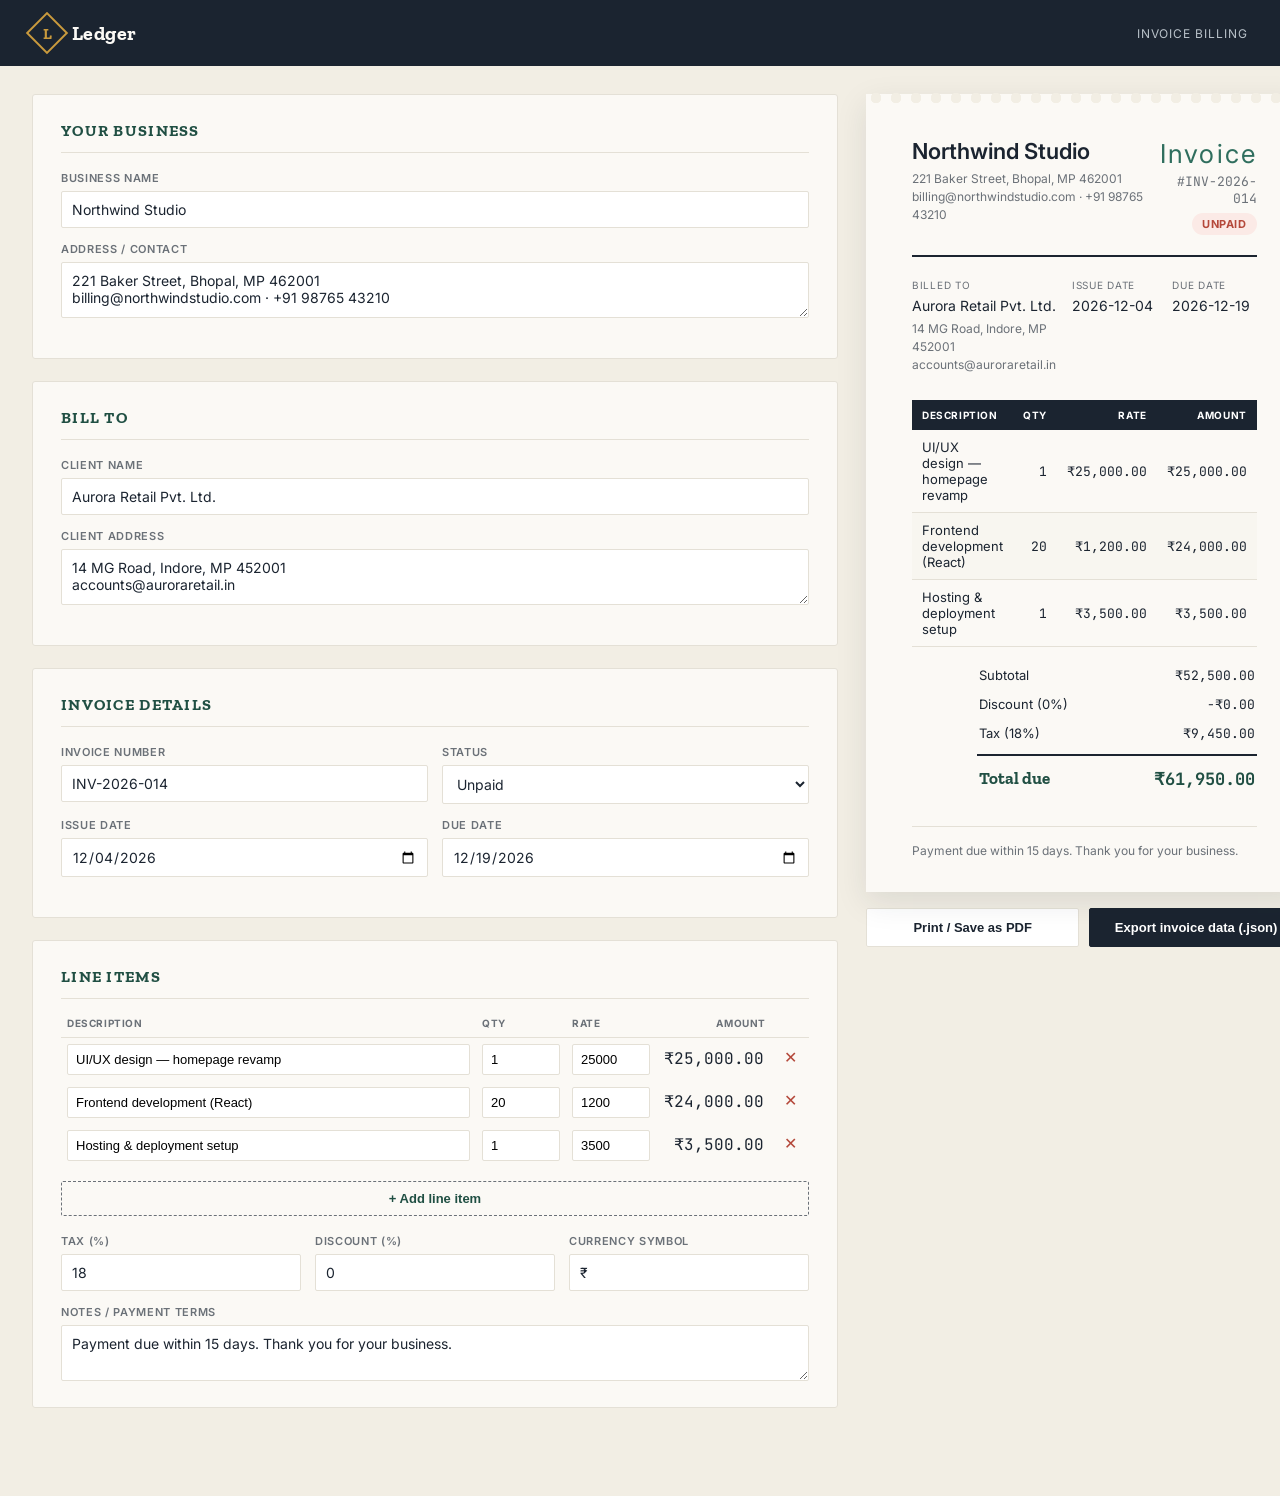
<file: EV Billing System/templates/index.html>
<!DOCTYPE html>
<html lang="en">
<head>
<meta charset="UTF-8">
<meta name="viewport" content="width=device-width, initial-scale=1.0">
<title>Ledger — Invoice Billing</title>
<link rel="preconnect" href="https://fonts.googleapis.com">
<link href="https://fonts.googleapis.com/css2?family=Zilla+Slab:wght@400;500;600;700&family=Inter:wght@400;500;600&family=JetBrains+Mono:wght@400;500;700&display=swap" rel="stylesheet">
<style>
  :root{
    --ink:#1B2430;
    --paper:#FBF9F5;
    --paper-dim:#F2EEE4;
    --line:#E4E0D6;
    --teal:#2F6E5E;
    --teal-dark:#204F43;
    --gold:#C99A3D;
    --red:#B4483A;
    --muted:#6B7178;
    --shadow: 0 10px 30px rgba(27,36,48,0.10);
    --radius: 3px;
  }

  *{ box-sizing:border-box; }

  body{
    margin:0;
    background:var(--paper-dim);
    color:var(--ink);
    font-family:'Inter', sans-serif;
    -webkit-font-smoothing:antialiased;
  }

  h1,h2,h3{
    font-family:'Zilla Slab', serif;
    margin:0;
  }

  .mono{ font-family:'JetBrains Mono', monospace; }

  /* ---------- Top bar ---------- */
  .topbar{
    background:var(--ink);
    color:var(--paper);
    padding:18px 32px;
    display:flex;
    align-items:center;
    justify-content:space-between;
  }
  .topbar .brand{
    display:flex;
    align-items:center;
    gap:10px;
  }
  .topbar .brand .mark{
    width:30px;height:30px;border:2px solid var(--gold);
    display:flex;align-items:center;justify-content:center;
    font-family:'Zilla Slab',serif;font-weight:700;color:var(--gold);
    transform:rotate(45deg);
  }
  .topbar .brand .mark span{ transform:rotate(-45deg); }
  .topbar h1{ font-size:20px; letter-spacing:0.02em; }
  .topbar .sub{ font-size:12px; color:#B9C2C9; letter-spacing:0.08em; text-transform:uppercase; }

  /* ---------- Layout ---------- */
  .wrap{
    display:grid;
    grid-template-columns: 1fr 1fr;
    gap:28px;
    max-width:1360px;
    margin:28px auto;
    padding:0 32px 60px;
    align-items:start;
  }
  @media (max-width: 980px){
    .wrap{ grid-template-columns: 1fr; }
  }

  /* ---------- Form card ---------- */
  .card{
    background:var(--paper);
    border:1px solid var(--line);
    border-radius:var(--radius);
    padding:26px 28px;
  }
  .card + .card{ margin-top:22px; }

  .card h2{
    font-size:16px;
    text-transform:uppercase;
    letter-spacing:0.08em;
    color:var(--teal-dark);
    padding-bottom:12px;
    margin-bottom:18px;
    border-bottom:1px solid var(--line);
  }

  .field-row{
    display:grid;
    grid-template-columns:1fr 1fr;
    gap:14px;
    margin-bottom:14px;
  }
  .field{ display:flex; flex-direction:column; gap:6px; }
  .field.full{ grid-column: 1 / -1; }
  .field label{
    font-size:11px;
    text-transform:uppercase;
    letter-spacing:0.06em;
    color:var(--muted);
    font-weight:600;
  }
  .field input, .field select, .field textarea{
    font-family:'Inter', sans-serif;
    font-size:14px;
    padding:9px 10px;
    border:1px solid var(--line);
    border-radius:2px;
    background:#fff;
    color:var(--ink);
  }
  .field textarea{ resize:vertical; min-height:56px; }
  .field input:focus, .field select:focus, .field textarea:focus{
    outline:2px solid var(--teal);
    outline-offset:1px;
    border-color:var(--teal);
  }

  /* ---------- Line items ---------- */
  table.items{
    width:100%;
    border-collapse:collapse;
    margin-bottom:14px;
  }
  table.items th{
    font-size:10px;
    text-transform:uppercase;
    letter-spacing:0.06em;
    color:var(--muted);
    text-align:left;
    padding:0 6px 8px;
    border-bottom:1px solid var(--line);
  }
  table.items td{
    padding:6px;
    vertical-align:top;
  }
  table.items input{
    width:100%;
    font-size:13px;
    padding:7px 8px;
    border:1px solid var(--line);
    border-radius:2px;
  }
  table.items td.amount{
    font-family:'JetBrains Mono', monospace;
    text-align:right;
    padding:10px 8px;
    white-space:nowrap;
  }
  table.items td.qty, table.items td.rate{ width:90px; }
  table.items td.remove{ width:34px; text-align:center; }
  .remove-btn{
    border:none;
    background:none;
    color:var(--red);
    font-size:16px;
    cursor:pointer;
    line-height:1;
    padding:6px;
  }
  .remove-btn:hover{ opacity:0.7; }

  .add-row-btn{
    background:none;
    border:1px dashed var(--muted);
    color:var(--teal-dark);
    font-size:13px;
    font-weight:600;
    padding:9px 14px;
    border-radius:2px;
    cursor:pointer;
    width:100%;
  }
  .add-row-btn:hover{ border-color:var(--teal); background:#F4F8F6; }

  .totals-inputs{
    display:flex;
    gap:14px;
    margin-top:18px;
  }
  .totals-inputs .field{ flex:1; }

  .generate-btn{
    margin-top:22px;
    width:100%;
    background:var(--teal);
    color:#fff;
    border:none;
    padding:14px;
    font-size:14px;
    font-weight:600;
    letter-spacing:0.03em;
    border-radius:2px;
    cursor:pointer;
  }
  .generate-btn:hover{ background:var(--teal-dark); }

  /* ---------- Invoice preview (signature element) ---------- */
  .preview-wrap{ position:sticky; top:22px; }
  .invoice-sheet{
    background:var(--paper);
    box-shadow:var(--shadow);
    position:relative;
    padding:44px 46px 34px;
  }
  /* perforated / receipt-torn top edge */
  .invoice-sheet::before{
    content:"";
    position:absolute;
    top:-1px; left:0; right:0; height:10px;
    background-image: radial-gradient(circle at 10px 5px, var(--paper-dim) 5px, transparent 5.5px);
    background-size:20px 10px;
    background-repeat:repeat-x;
  }

  .inv-head{
    display:flex;
    justify-content:space-between;
    align-items:flex-start;
    border-bottom:2px solid var(--ink);
    padding-bottom:20px;
    margin-bottom:22px;
  }
  .inv-head .from-name{
    font-size:22px;
    font-weight:600;
  }
  .inv-head .from-meta{
    font-size:12px;
    color:var(--muted);
    margin-top:6px;
    line-height:1.5;
    white-space:pre-line;
  }
  .inv-head .doc-type{
    text-align:right;
  }
  .inv-head .doc-type .label{
    font-size:26px;
    letter-spacing:0.08em;
    color:var(--teal);
  }
  .inv-head .doc-type .num{
    font-family:'JetBrains Mono', monospace;
    font-size:13px;
    color:var(--muted);
    margin-top:4px;
  }

  .inv-meta-grid{
    display:grid;
    grid-template-columns:1fr 1fr 1fr;
    gap:16px;
    margin-bottom:26px;
  }
  .inv-meta-grid .block .label{
    font-size:10px;
    text-transform:uppercase;
    letter-spacing:0.07em;
    color:var(--muted);
    margin-bottom:4px;
  }
  .inv-meta-grid .block .value{
    font-size:14px;
    white-space:pre-line;
    line-height:1.5;
  }

  table.preview-items{
    width:100%;
    border-collapse:collapse;
    margin-bottom:8px;
  }
  table.preview-items thead th{
    text-align:left;
    font-size:10px;
    text-transform:uppercase;
    letter-spacing:0.06em;
    color:#fff;
    background:var(--ink);
    padding:9px 10px;
  }
  table.preview-items thead th.num{ text-align:right; }
  table.preview-items tbody td{
    padding:9px 10px;
    font-size:13px;
    border-bottom:1px solid var(--line);
  }
  table.preview-items tbody td.num{
    text-align:right;
    font-family:'JetBrains Mono', monospace;
  }
  table.preview-items tbody tr:nth-child(even){ background:#F8F6F0; }

  .inv-totals{
    margin-left:auto;
    width:280px;
    margin-top:14px;
  }
  .inv-totals .row{
    display:flex;
    justify-content:space-between;
    font-size:13px;
    padding:6px 2px;
  }
  .inv-totals .row.grand{
    border-top:2px solid var(--ink);
    margin-top:6px;
    padding-top:12px;
    font-size:17px;
    font-weight:700;
    font-family:'Zilla Slab', serif;
    color:var(--teal-dark);
  }
  .inv-totals .row .num{ font-family:'JetBrains Mono', monospace; }

  .inv-footer{
    margin-top:30px;
    padding-top:16px;
    border-top:1px solid var(--line);
    font-size:12px;
    color:var(--muted);
    white-space:pre-line;
  }

  .status-pill{
    display:inline-block;
    font-size:11px;
    text-transform:uppercase;
    letter-spacing:0.06em;
    font-weight:700;
    padding:4px 10px;
    border-radius:20px;
    margin-top:6px;
  }
  .status-pill.unpaid{ background:#FBEAE6; color:var(--red); }
  .status-pill.paid{ background:#E8F3EE; color:var(--teal-dark); }

  .action-row{
    display:flex;
    gap:10px;
    margin-top:16px;
  }
  .action-row button{
    flex:1;
    padding:11px;
    font-size:13px;
    font-weight:600;
    border-radius:2px;
    cursor:pointer;
  }
  .btn-secondary{
    background:#fff;
    border:1px solid var(--line);
    color:var(--ink);
  }
  .btn-secondary:hover{ border-color:var(--ink); }
  .btn-primary{
    background:var(--ink);
    border:1px solid var(--ink);
    color:#fff;
  }
  .btn-primary:hover{ background:#0F151D; }

  @media print{
    .topbar, .wrap > div:first-child, .action-row{ display:none !important; }
    body{ background:#fff; }
    .wrap{ display:block; padding:0; margin:0; }
    .invoice-sheet{ box-shadow:none; }
  }
</style>
</head>
<body>

<div class="topbar">
  <div class="brand">
    <div class="mark"><span>L</span></div>
    <div>
      <h1>Ledger</h1>
    </div>
  </div>
  <div class="sub">Invoice Billing</div>
</div>

<div class="wrap">

  <!-- LEFT: FORM -->
  <div>
    <div class="card">
      <h2>Your business</h2>
      <div class="field-row">
        <div class="field full">
          <label for="fromName">Business name</label>
          <input type="text" id="fromName" value="Northwind Studio" oninput="render()">
        </div>
        <div class="field full">
          <label for="fromAddress">Address / contact</label>
          <textarea id="fromAddress" oninput="render()">221 Baker Street, Bhopal, MP 462001
billing@northwindstudio.com · +91 98765 43210</textarea>
        </div>
      </div>
    </div>

    <div class="card">
      <h2>Bill to</h2>
      <div class="field-row">
        <div class="field full">
          <label for="toName">Client name</label>
          <input type="text" id="toName" value="Aurora Retail Pvt. Ltd." oninput="render()">
        </div>
        <div class="field full">
          <label for="toAddress">Client address</label>
          <textarea id="toAddress" oninput="render()">14 MG Road, Indore, MP 452001
accounts@auroraretail.in</textarea>
        </div>
      </div>
    </div>

    <div class="card">
      <h2>Invoice details</h2>
      <div class="field-row">
        <div class="field">
          <label for="invNumber">Invoice number</label>
          <input type="text" id="invNumber" value="INV-2026-014" oninput="render()">
        </div>
        <div class="field">
          <label for="invStatus">Status</label>
          <select id="invStatus" onchange="render()">
            <option value="unpaid">Unpaid</option>
            <option value="paid">Paid</option>
          </select>
        </div>
        <div class="field">
          <label for="invDate">Issue date</label>
          <input type="date" id="invDate" oninput="render()">
        </div>
        <div class="field">
          <label for="dueDate">Due date</label>
          <input type="date" id="dueDate" oninput="render()">
        </div>
      </div>
    </div>

    <div class="card">
      <h2>Line items</h2>
      <table class="items">
        <thead>
          <tr>
            <th style="width:auto;">Description</th>
            <th class="qty">Qty</th>
            <th class="rate">Rate</th>
            <th style="width:100px; text-align:right;">Amount</th>
            <th class="remove"></th>
          </tr>
        </thead>
        <tbody id="itemsBody"></tbody>
      </table>
      <button class="add-row-btn" onclick="addItem()">+ Add line item</button>

      <div class="totals-inputs">
        <div class="field">
          <label for="taxPct">Tax (%)</label>
          <input type="number" id="taxPct" value="18" min="0" step="0.01" oninput="render()">
        </div>
        <div class="field">
          <label for="discountPct">Discount (%)</label>
          <input type="number" id="discountPct" value="0" min="0" step="0.01" oninput="render()">
        </div>
        <div class="field">
          <label for="currency">Currency symbol</label>
          <input type="text" id="currency" value="₹" oninput="render()">
        </div>
      </div>

      <div class="field" style="margin-top:14px;">
        <label for="notes">Notes / payment terms</label>
        <textarea id="notes" oninput="render()">Payment due within 15 days. Thank you for your business.</textarea>
      </div>
    </div>
  </div>

  <!-- RIGHT: PREVIEW -->
  <div class="preview-wrap">
    <div class="invoice-sheet" id="invoiceSheet">
      <div class="inv-head">
        <div>
          <div class="from-name" id="pFromName"></div>
          <div class="from-meta" id="pFromAddress"></div>
        </div>
        <div class="doc-type">
          <div class="label">Invoice</div>
          <div class="num" id="pInvNumber"></div>
          <div id="pStatus"></div>
        </div>
      </div>

      <div class="inv-meta-grid">
        <div class="block">
          <div class="label">Billed to</div>
          <div class="value" id="pToName"></div>
          <div class="value" id="pToAddress" style="font-size:12px; color:var(--muted); margin-top:4px;"></div>
        </div>
        <div class="block">
          <div class="label">Issue date</div>
          <div class="value" id="pInvDate"></div>
        </div>
        <div class="block">
          <div class="label">Due date</div>
          <div class="value" id="pDueDate"></div>
        </div>
      </div>

      <table class="preview-items">
        <thead>
          <tr>
            <th>Description</th>
            <th class="num">Qty</th>
            <th class="num">Rate</th>
            <th class="num">Amount</th>
          </tr>
        </thead>
        <tbody id="pItemsBody"></tbody>
      </table>

      <div class="inv-totals">
        <div class="row"><span>Subtotal</span><span class="num" id="pSubtotal"></span></div>
        <div class="row"><span id="pDiscountLabel">Discount</span><span class="num" id="pDiscount"></span></div>
        <div class="row"><span id="pTaxLabel">Tax</span><span class="num" id="pTax"></span></div>
        <div class="row grand"><span>Total due</span><span class="num" id="pTotal"></span></div>
      </div>

      <div class="inv-footer" id="pNotes"></div>
    </div>

    <div class="action-row">
      <button class="btn-secondary" onclick="window.print()">Print / Save as PDF</button>
      <button class="btn-primary" onclick="downloadJSON()">Export invoice data (.json)</button>
    </div>
  </div>

</div>

<script>
let items = [
  { desc: "UI/UX design — homepage revamp", qty: 1, rate: 25000 },
  { desc: "Frontend development (React)", qty: 20, rate: 1200 },
  { desc: "Hosting & deployment setup", qty: 1, rate: 3500 },
];

function addItem(){
  items.push({ desc: "", qty: 1, rate: 0 });
  renderItemsForm();
  render();
}

function removeItem(i){
  items.splice(i, 1);
  renderItemsForm();
  render();
}

function updateItem(i, field, value){
  if(field === "desc"){ items[i].desc = value; }
  else { items[i][field] = parseFloat(value) || 0; }
  render();
}

function renderItemsForm(){
  const body = document.getElementById('itemsBody');
  body.innerHTML = items.map((it, i) => `
    <tr>
      <td><input type="text" value="${escapeAttr(it.desc)}" placeholder="Item description"
            oninput="updateItem(${i}, 'desc', this.value)"></td>
      <td class="qty"><input type="number" min="0" step="0.01" value="${it.qty}"
            oninput="updateItem(${i}, 'qty', this.value)"></td>
      <td class="rate"><input type="number" min="0" step="0.01" value="${it.rate}"
            oninput="updateItem(${i}, 'rate', this.value)"></td>
      <td class="amount">${fmt(it.qty * it.rate)}</td>
      <td class="remove"><button class="remove-btn" onclick="removeItem(${i})" title="Remove line" aria-label="Remove line">✕</button></td>
    </tr>
  `).join('');
}

function escapeAttr(s){
  return String(s).replace(/&/g,'&amp;').replace(/"/g,'&quot;').replace(/</g,'&lt;');
}

function currency(){
  return document.getElementById('currency').value || '';
}

function fmt(n){
  return currency() + Number(n || 0).toLocaleString('en-IN', { minimumFractionDigits: 2, maximumFractionDigits: 2 });
}

function render(){
  const fromName = document.getElementById('fromName').value;
  const fromAddress = document.getElementById('fromAddress').value;
  const toName = document.getElementById('toName').value;
  const toAddress = document.getElementById('toAddress').value;
  const invNumber = document.getElementById('invNumber').value;
  const invDate = document.getElementById('invDate').value;
  const dueDate = document.getElementById('dueDate').value;
  const status = document.getElementById('invStatus').value;
  const taxPct = parseFloat(document.getElementById('taxPct').value) || 0;
  const discountPct = parseFloat(document.getElementById('discountPct').value) || 0;
  const notes = document.getElementById('notes').value;

  document.getElementById('pFromName').textContent = fromName;
  document.getElementById('pFromAddress').textContent = fromAddress;
  document.getElementById('pToName').textContent = toName;
  document.getElementById('pToAddress').textContent = toAddress;
  document.getElementById('pInvNumber').textContent = '#' + invNumber;
  document.getElementById('pInvDate').textContent = invDate || '—';
  document.getElementById('pDueDate').textContent = dueDate || '—';

  const statusEl = document.getElementById('pStatus');
  statusEl.innerHTML = `<span class="status-pill ${status}">${status}</span>`;

  const pItemsBody = document.getElementById('pItemsBody');
  pItemsBody.innerHTML = items.map(it => `
    <tr>
      <td>${escapeAttr(it.desc) || '<span style="color:var(--muted)">Untitled item</span>'}</td>
      <td class="num">${it.qty}</td>
      <td class="num">${fmt(it.rate)}</td>
      <td class="num">${fmt(it.qty * it.rate)}</td>
    </tr>
  `).join('');

  const subtotal = items.reduce((sum, it) => sum + (it.qty * it.rate), 0);
  const discountAmt = subtotal * (discountPct / 100);
  const taxable = subtotal - discountAmt;
  const taxAmt = taxable * (taxPct / 100);
  const total = taxable + taxAmt;

  document.getElementById('pSubtotal').textContent = fmt(subtotal);
  document.getElementById('pDiscountLabel').textContent = `Discount (${discountPct}%)`;
  document.getElementById('pDiscount').textContent = '-' + fmt(discountAmt);
  document.getElementById('pTaxLabel').textContent = `Tax (${taxPct}%)`;
  document.getElementById('pTax').textContent = fmt(taxAmt);
  document.getElementById('pTotal').textContent = fmt(total);
  document.getElementById('pNotes').textContent = notes;

  renderItemsForm.__lastAmounts = true;
  // refresh amount column in the editable table too
  const rows = document.querySelectorAll('#itemsBody tr .amount');
  rows.forEach((cell, i) => { cell.textContent = fmt(items[i].qty * items[i].rate); });
}

function downloadJSON(){
  const data = {
    from: {
      name: document.getElementById('fromName').value,
      address: document.getElementById('fromAddress').value
    },
    to: {
      name: document.getElementById('toName').value,
      address: document.getElementById('toAddress').value
    },
    invoice_number: document.getElementById('invNumber').value,
    status: document.getElementById('invStatus').value,
    issue_date: document.getElementById('invDate').value,
    due_date: document.getElementById('dueDate').value,
    items: items,
    tax_pct: parseFloat(document.getElementById('taxPct').value) || 0,
    discount_pct: parseFloat(document.getElementById('discountPct').value) || 0,
    notes: document.getElementById('notes').value
  };
  const blob = new Blob([JSON.stringify(data, null, 2)], { type: 'application/json' });
  const url = URL.createObjectURL(blob);
  const a = document.createElement('a');
  a.href = url;
  a.download = (data.invoice_number || 'invoice') + '.json';
  a.click();
  URL.revokeObjectURL(url);
}

// init
const today = new Date().toISOString().split('T')[0];
document.getElementById('invDate').value = today;
const due = new Date();
due.setDate(due.getDate() + 15);
document.getElementById('dueDate').value = due.toISOString().split('T')[0];

renderItemsForm();
render();
</script>

</body>
</html>
</file>
